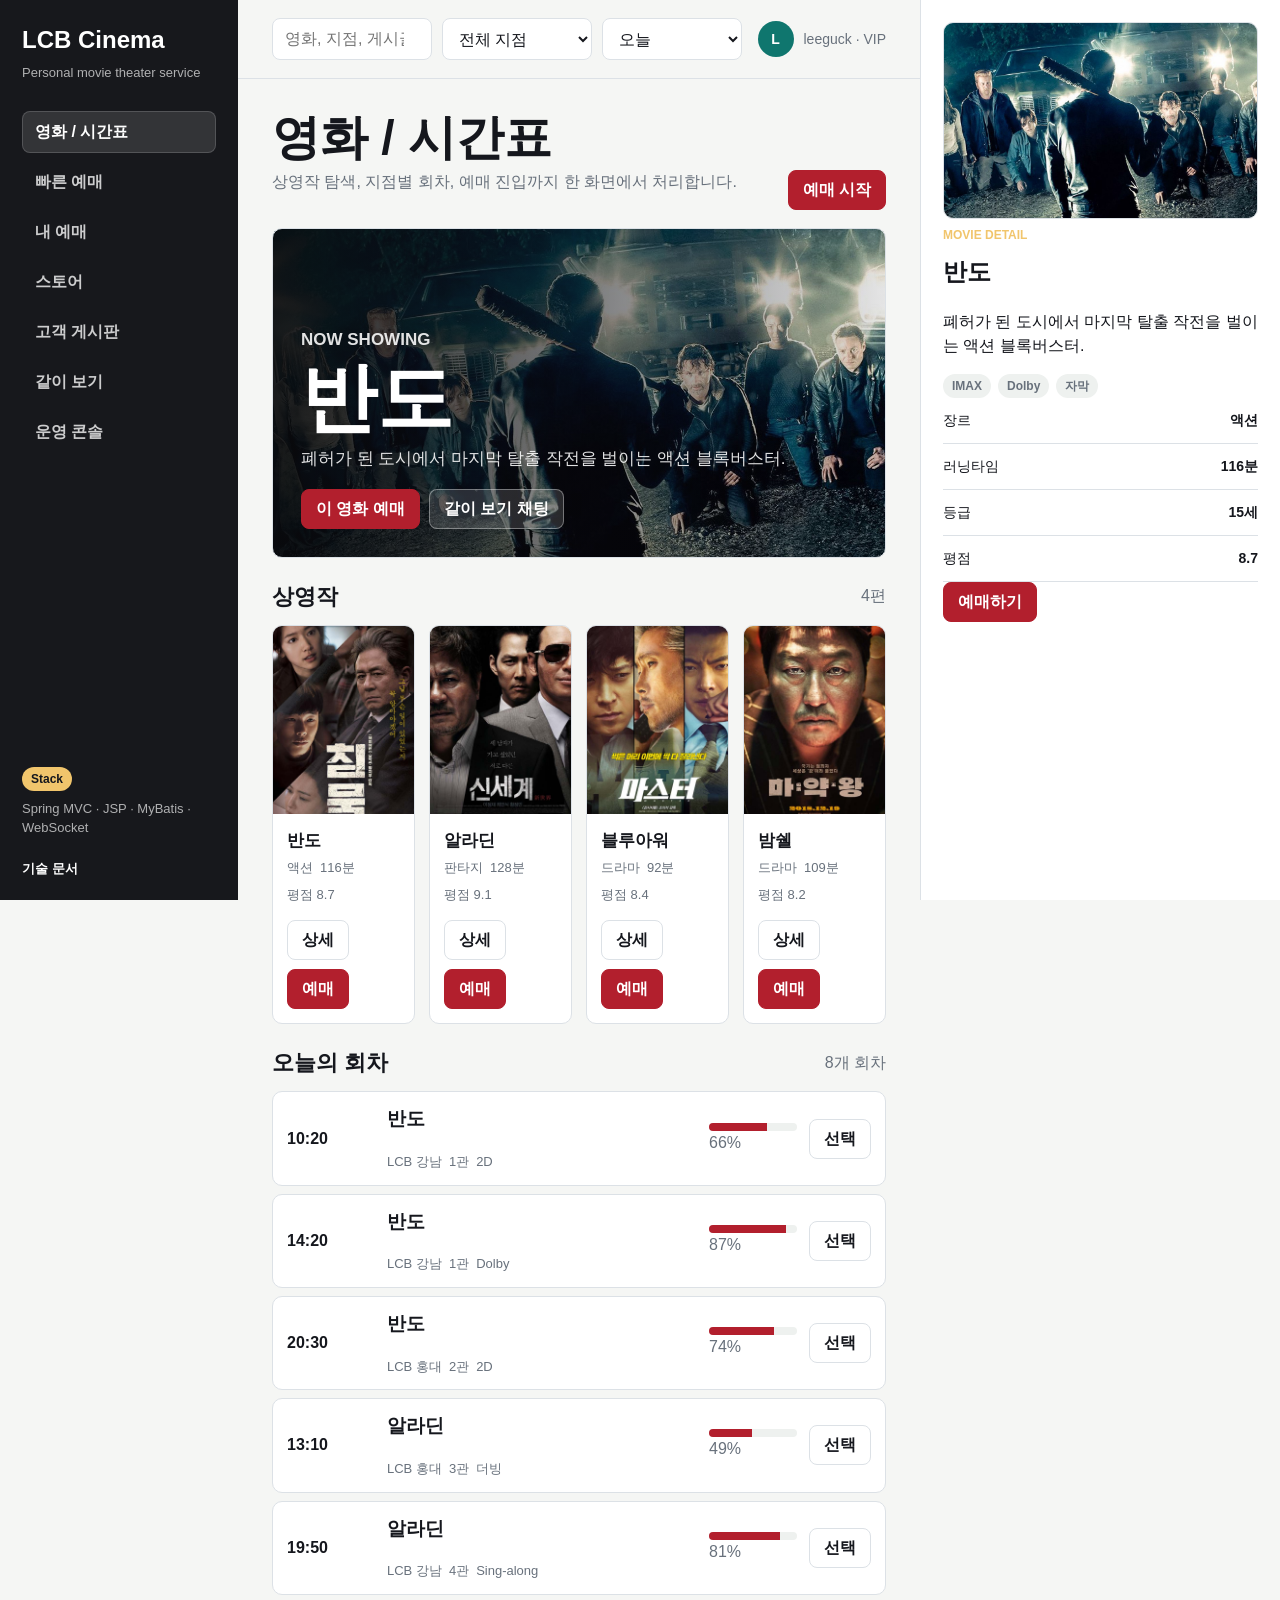
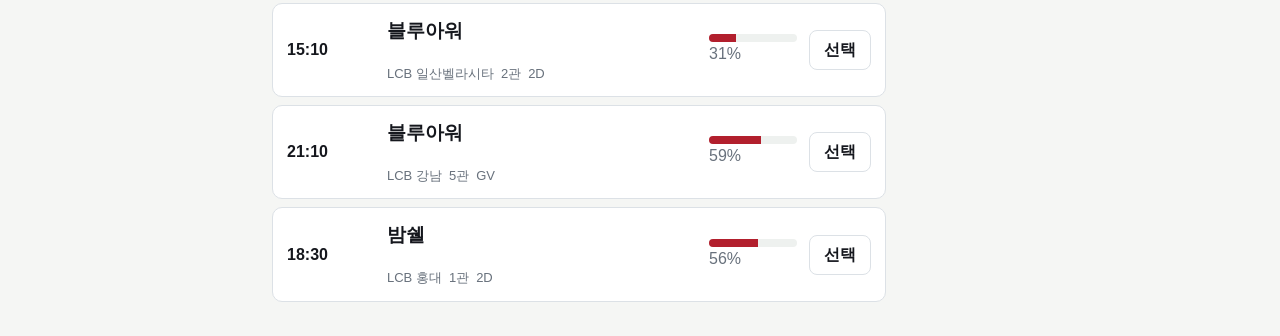
<file: index.html>
<!doctype html>
<html lang="ko">
<head>
  <meta charset="utf-8">
  <meta name="viewport" content="width=device-width, initial-scale=1">
  <title>LCB Cinema</title>
  <link rel="icon" href="favicon.ico">
  <link rel="stylesheet" href="portfolio/app.css">
</head>
<body>
  <div class="app-shell">
    <aside class="sidebar">
      <a class="brand" href="#catalog" aria-label="LCB Cinema home">
        <strong>LCB Cinema</strong>
        <span>Personal movie theater service</span>
      </a>

      <nav class="nav" aria-label="LCB Cinema sections">
        <a href="#catalog" data-route="catalog">영화 / 시간표</a>
        <a href="#booking" data-route="booking">빠른 예매</a>
        <a href="#tickets" data-route="tickets">내 예매</a>
        <a href="#store" data-route="store">스토어</a>
        <a href="#community" data-route="community">고객 게시판</a>
        <a href="#watch" data-route="watch">같이 보기</a>
        <a href="#ops" data-route="ops">운영 콘솔</a>
      </nav>

      <div class="stack small">
        <span class="label">Stack</span>
        <p>Spring MVC · JSP · MyBatis · WebSocket</p>
        <a class="text-link" href="docs/">기술 문서</a>
      </div>
    </aside>

    <section class="workspace">
      <header class="topbar">
        <div class="search">
          <input id="searchInput" type="search" placeholder="영화, 지점, 게시글 검색">
          <select id="branchInput" aria-label="지점">
            <option value="all">전체 지점</option>
            <option value="gangnam">LCB 강남</option>
            <option value="hongdae">LCB 홍대</option>
            <option value="ilsan">LCB 일산벨라시타</option>
          </select>
          <select id="dayInput" aria-label="상영일">
            <option value="today">오늘</option>
            <option value="tomorrow">내일</option>
            <option value="weekend">이번 주말</option>
          </select>
        </div>
        <div class="user-chip">
          <span class="avatar">L</span>
          <span>leeguck · VIP</span>
        </div>
      </header>

      <main id="view" class="view" tabindex="-1"></main>
    </section>

    <aside id="inspector" class="inspector" aria-label="상세 패널"></aside>
  </div>

  <div id="toast" class="toast" role="status" aria-live="polite"></div>
  <script src="portfolio/app.js"></script>
</body>
</html>
</file>
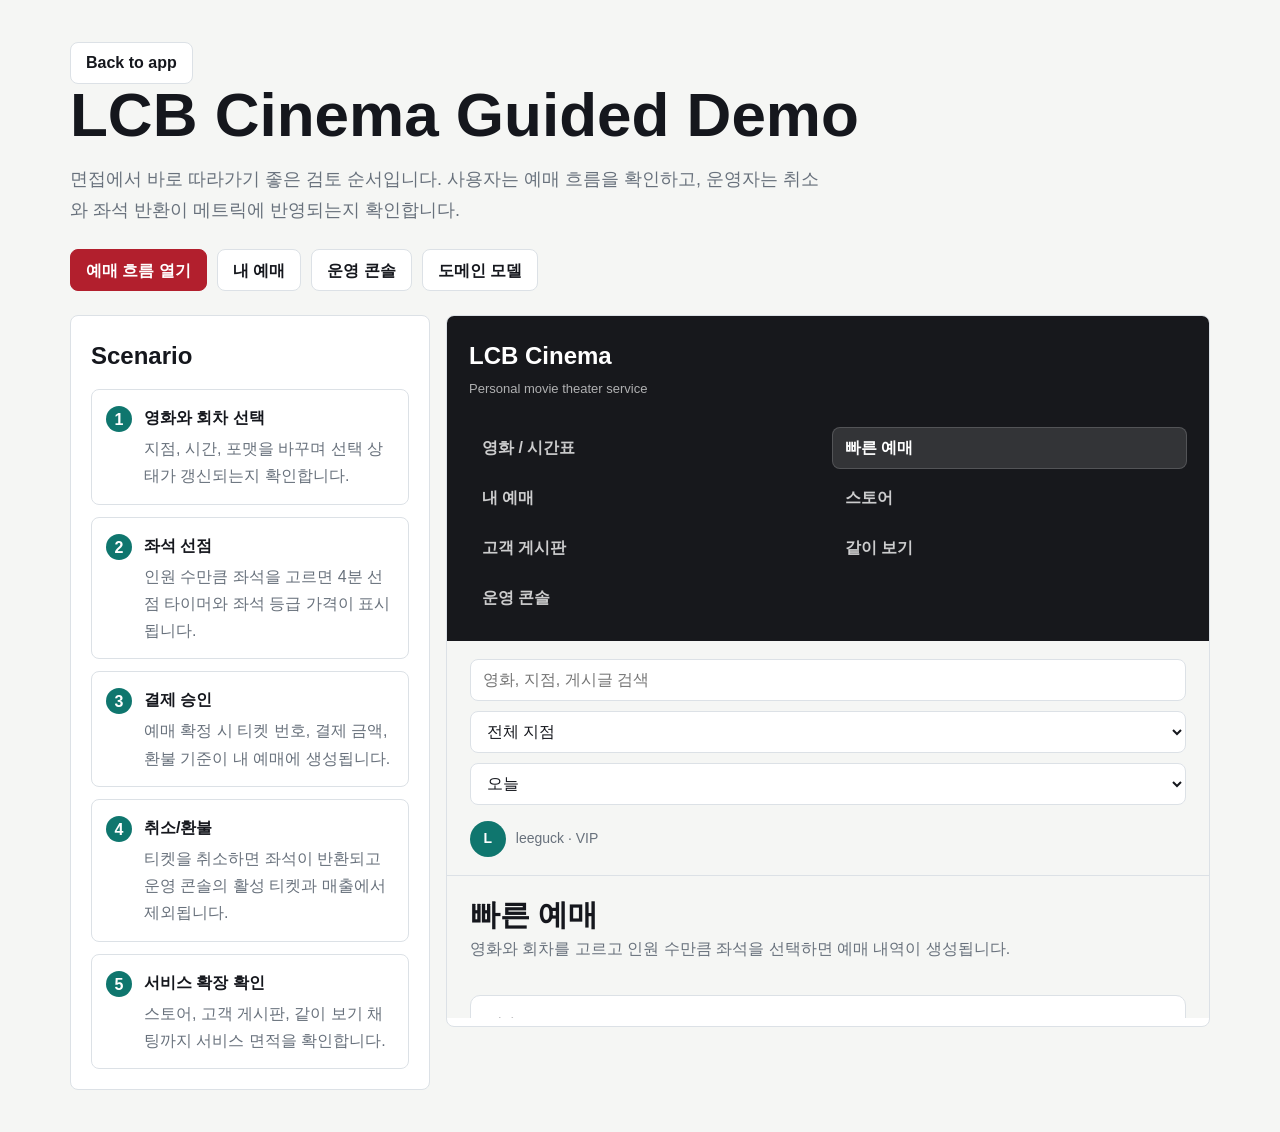
<file: demo/index.html>
<!doctype html>
<html lang="ko">
<head>
  <meta charset="utf-8">
  <meta name="viewport" content="width=device-width, initial-scale=1">
  <title>LCB Cinema Guided Demo</title>
  <link rel="icon" href="../favicon.ico">
  <style>
    :root { --ink: #15171d; --muted: #68717c; --line: #dce1e6; --paper: #f5f6f4; --red: #b21f2d; --teal: #0f766e; }
    * { box-sizing: border-box; }
    body { margin: 0; font-family: Arial, "Noto Sans KR", sans-serif; color: var(--ink); background: var(--paper); line-height: 1.7; }
    main { max-width: 1180px; margin: 0 auto; padding: 42px 20px; }
    a { color: inherit; text-decoration: none; }
    h1 { margin: 0 0 12px; font-size: clamp(34px, 6vw, 62px); line-height: 1; letter-spacing: 0; }
    h2 { margin: 0 0 12px; letter-spacing: 0; }
    .lead { max-width: 760px; color: var(--muted); font-size: 18px; }
    .actions { display: flex; flex-wrap: wrap; gap: 10px; margin: 24px 0; }
    .btn { min-height: 42px; display: inline-flex; align-items: center; padding: 0 15px; border: 1px solid var(--line); border-radius: 8px; background: #fff; font-weight: 900; }
    .btn.primary { color: #fff; border-color: var(--red); background: var(--red); }
    .layout { display: grid; grid-template-columns: 360px minmax(0, 1fr); gap: 16px; align-items: start; }
    .panel { border: 1px solid var(--line); border-radius: 8px; background: #fff; overflow: hidden; }
    .panel.pad { padding: 20px; }
    .steps { display: grid; gap: 12px; counter-reset: step; }
    .step { position: relative; padding: 14px 14px 14px 52px; border: 1px solid var(--line); border-radius: 8px; background: #fff; }
    .step::before { counter-increment: step; content: counter(step); position: absolute; left: 14px; top: 16px; width: 26px; height: 26px; display: grid; place-items: center; border-radius: 50%; color: #fff; background: var(--teal); font-weight: 900; }
    .step strong { display: block; margin-bottom: 4px; }
    .step span { color: var(--muted); }
    iframe { width: 100%; height: min(780px, 78vh); border: 0; background: #fff; }
    @media (max-width: 920px) { .layout { grid-template-columns: 1fr; } iframe { height: 680px; } }
  </style>
</head>
<body>
  <main>
    <a class="btn" href="../">Back to app</a>
    <h1>LCB Cinema Guided Demo</h1>
    <p class="lead">면접에서 바로 따라가기 좋은 검토 순서입니다. 사용자는 예매 흐름을 확인하고, 운영자는 취소와 좌석 반환이 메트릭에 반영되는지 확인합니다.</p>
    <div class="actions">
      <a class="btn primary" href="../#booking">예매 흐름 열기</a>
      <a class="btn" href="../#tickets">내 예매</a>
      <a class="btn" href="../#ops">운영 콘솔</a>
      <a class="btn" href="../docs/domain.html">도메인 모델</a>
    </div>

    <section class="layout">
      <aside class="panel pad">
        <h2>Scenario</h2>
        <div class="steps">
          <div class="step"><strong>영화와 회차 선택</strong><span>지점, 시간, 포맷을 바꾸며 선택 상태가 갱신되는지 확인합니다.</span></div>
          <div class="step"><strong>좌석 선점</strong><span>인원 수만큼 좌석을 고르면 4분 선점 타이머와 좌석 등급 가격이 표시됩니다.</span></div>
          <div class="step"><strong>결제 승인</strong><span>예매 확정 시 티켓 번호, 결제 금액, 환불 기준이 내 예매에 생성됩니다.</span></div>
          <div class="step"><strong>취소/환불</strong><span>티켓을 취소하면 좌석이 반환되고 운영 콘솔의 활성 티켓과 매출에서 제외됩니다.</span></div>
          <div class="step"><strong>서비스 확장 확인</strong><span>스토어, 고객 게시판, 같이 보기 채팅까지 서비스 면적을 확인합니다.</span></div>
        </div>
      </aside>
      <section class="panel">
        <iframe src="../#booking" title="LCB Cinema booking demo"></iframe>
      </section>
    </section>
  </main>
</body>
</html>
</file>
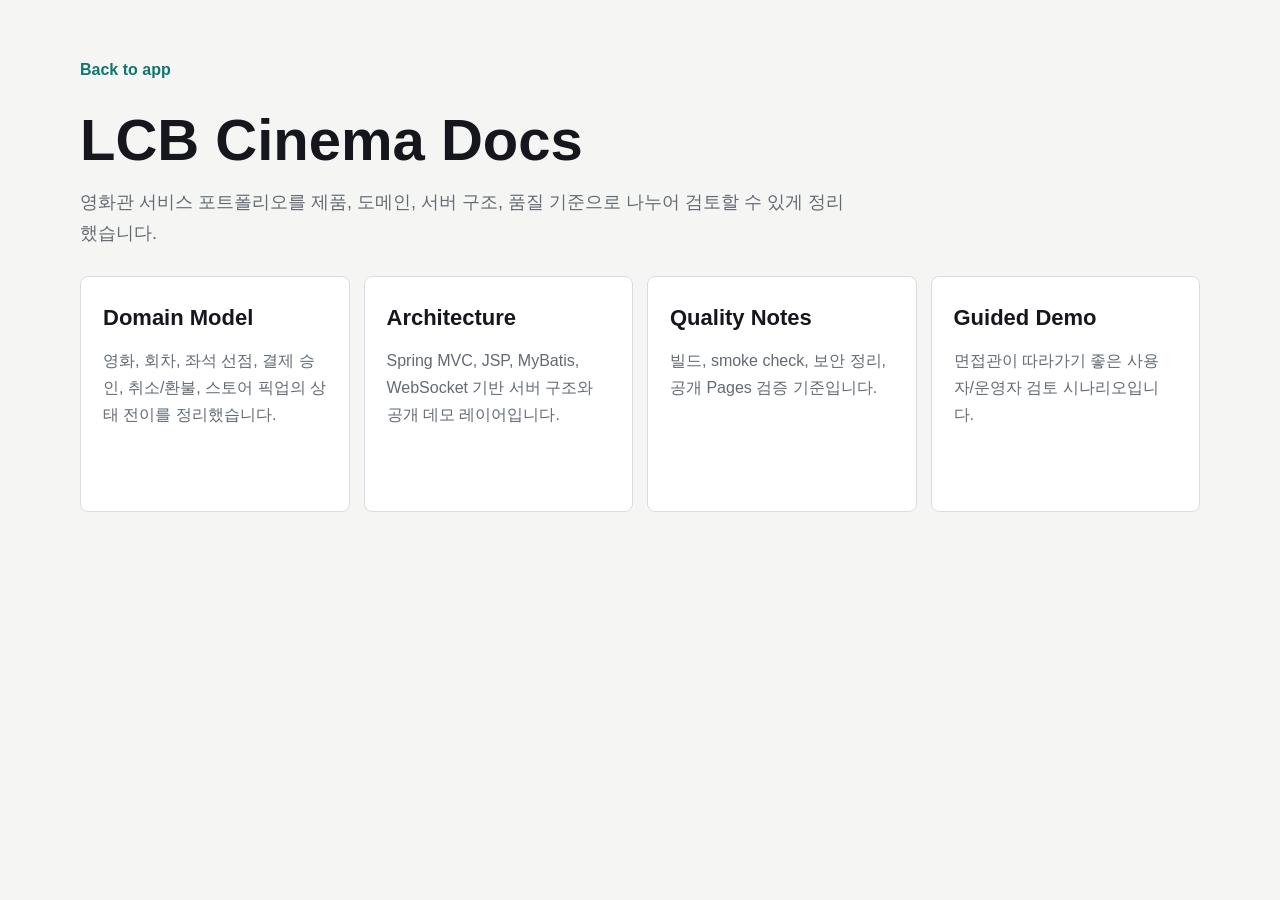
<file: docs/index.html>
<!doctype html>
<html lang="ko">
<head>
  <meta charset="utf-8">
  <meta name="viewport" content="width=device-width, initial-scale=1">
  <title>LCB Cinema Docs</title>
  <link rel="icon" href="../favicon.ico">
  <style>
    body { margin: 0; font-family: Arial, "Noto Sans KR", sans-serif; color: #15171d; background: #f5f6f4; line-height: 1.7; }
    main { max-width: 1120px; margin: 0 auto; padding: 56px 20px; }
    a { color: inherit; text-decoration: none; }
    h1 { margin: 0 0 14px; font-size: clamp(34px, 6vw, 58px); line-height: 1; letter-spacing: 0; }
    .lead { max-width: 780px; color: #626a73; font-size: 18px; }
    .grid { display: grid; grid-template-columns: repeat(4, minmax(0, 1fr)); gap: 14px; margin-top: 28px; }
    .card { min-height: 190px; padding: 22px; border: 1px solid #d9dde3; border-radius: 8px; background: #fff; }
    .card h2 { margin: 0 0 10px; font-size: 22px; letter-spacing: 0; }
    .card p { margin: 0; color: #626a73; }
    .back { display: inline-block; margin-bottom: 28px; color: #0f766e; font-weight: 800; }
    @media (max-width: 980px) { .grid { grid-template-columns: repeat(2, minmax(0, 1fr)); } }
    @media (max-width: 640px) { .grid { grid-template-columns: 1fr; } }
  </style>
</head>
<body>
  <main>
    <a class="back" href="../">Back to app</a>
    <h1>LCB Cinema Docs</h1>
    <p class="lead">영화관 서비스 포트폴리오를 제품, 도메인, 서버 구조, 품질 기준으로 나누어 검토할 수 있게 정리했습니다.</p>
    <section class="grid">
      <a class="card" href="domain.html">
        <h2>Domain Model</h2>
        <p>영화, 회차, 좌석 선점, 결제 승인, 취소/환불, 스토어 픽업의 상태 전이를 정리했습니다.</p>
      </a>
      <a class="card" href="architecture.html">
        <h2>Architecture</h2>
        <p>Spring MVC, JSP, MyBatis, WebSocket 기반 서버 구조와 공개 데모 레이어입니다.</p>
      </a>
      <a class="card" href="quality.html">
        <h2>Quality Notes</h2>
        <p>빌드, smoke check, 보안 정리, 공개 Pages 검증 기준입니다.</p>
      </a>
      <a class="card" href="../demo/">
        <h2>Guided Demo</h2>
        <p>면접관이 따라가기 좋은 사용자/운영자 검토 시나리오입니다.</p>
      </a>
    </section>
  </main>
</body>
</html>
</file>
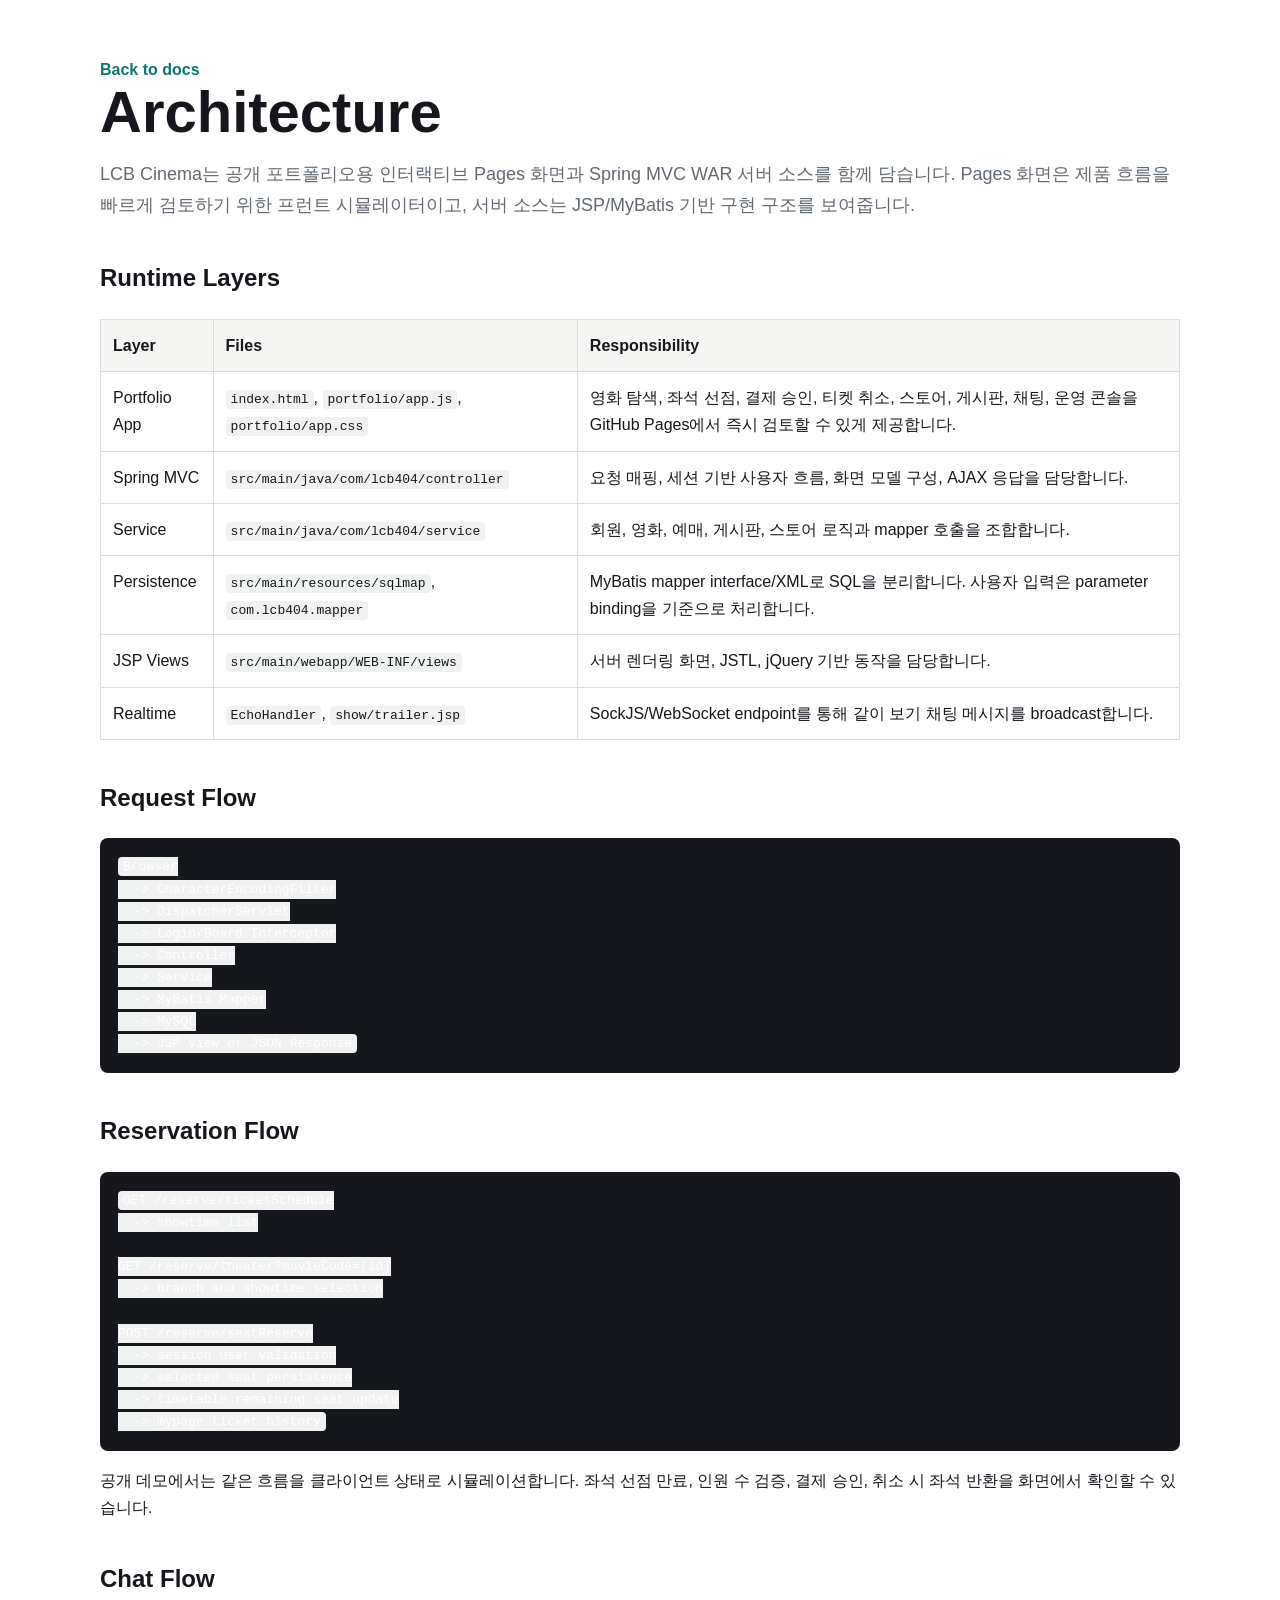
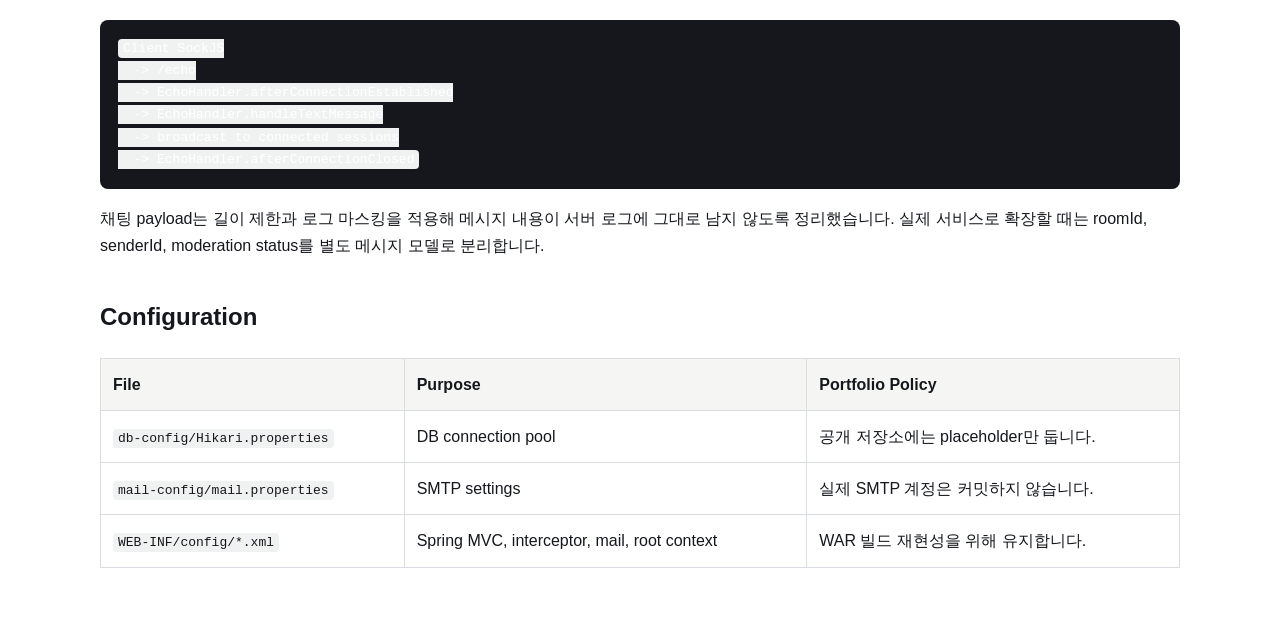
<file: docs/architecture.html>
<!doctype html>
<html lang="ko">
<head>
  <meta charset="utf-8">
  <meta name="viewport" content="width=device-width, initial-scale=1">
  <title>LCB Cinema Architecture</title>
  <link rel="icon" href="../favicon.ico">
  <style>
    body { margin: 0; font-family: Arial, "Noto Sans KR", sans-serif; color: #15171d; background: #fff; line-height: 1.7; }
    main { max-width: 1080px; margin: 0 auto; padding: 56px 20px; }
    a { color: #0f766e; font-weight: 800; text-decoration: none; }
    h1 { margin: 0 0 18px; font-size: clamp(34px, 6vw, 58px); line-height: 1; letter-spacing: 0; }
    h2 { margin-top: 38px; letter-spacing: 0; }
    table { width: 100%; border-collapse: collapse; margin: 18px 0; }
    th, td { border: 1px solid #d9dde3; padding: 12px; text-align: left; vertical-align: top; }
    th { background: #f5f6f4; }
    code { background: #f0f2f1; padding: 2px 5px; border-radius: 4px; }
    pre { overflow-x: auto; background: #15171d; color: #fff; padding: 18px; border-radius: 8px; }
    .lead { color: #626a73; font-size: 18px; }
  </style>
</head>
<body>
  <main>
    <a href="./">Back to docs</a>
    <h1>Architecture</h1>
    <p class="lead">LCB Cinema는 공개 포트폴리오용 인터랙티브 Pages 화면과 Spring MVC WAR 서버 소스를 함께 담습니다. Pages 화면은 제품 흐름을 빠르게 검토하기 위한 프런트 시뮬레이터이고, 서버 소스는 JSP/MyBatis 기반 구현 구조를 보여줍니다.</p>

    <h2>Runtime Layers</h2>
    <table>
      <thead>
        <tr><th>Layer</th><th>Files</th><th>Responsibility</th></tr>
      </thead>
      <tbody>
        <tr><td>Portfolio App</td><td><code>index.html</code>, <code>portfolio/app.js</code>, <code>portfolio/app.css</code></td><td>영화 탐색, 좌석 선점, 결제 승인, 티켓 취소, 스토어, 게시판, 채팅, 운영 콘솔을 GitHub Pages에서 즉시 검토할 수 있게 제공합니다.</td></tr>
        <tr><td>Spring MVC</td><td><code>src/main/java/com/lcb404/controller</code></td><td>요청 매핑, 세션 기반 사용자 흐름, 화면 모델 구성, AJAX 응답을 담당합니다.</td></tr>
        <tr><td>Service</td><td><code>src/main/java/com/lcb404/service</code></td><td>회원, 영화, 예매, 게시판, 스토어 로직과 mapper 호출을 조합합니다.</td></tr>
        <tr><td>Persistence</td><td><code>src/main/resources/sqlmap</code>, <code>com.lcb404.mapper</code></td><td>MyBatis mapper interface/XML로 SQL을 분리합니다. 사용자 입력은 parameter binding을 기준으로 처리합니다.</td></tr>
        <tr><td>JSP Views</td><td><code>src/main/webapp/WEB-INF/views</code></td><td>서버 렌더링 화면, JSTL, jQuery 기반 동작을 담당합니다.</td></tr>
        <tr><td>Realtime</td><td><code>EchoHandler</code>, <code>show/trailer.jsp</code></td><td>SockJS/WebSocket endpoint를 통해 같이 보기 채팅 메시지를 broadcast합니다.</td></tr>
      </tbody>
    </table>

    <h2>Request Flow</h2>
    <pre><code>Browser
  -> CharacterEncodingFilter
  -> DispatcherServlet
  -> Login/Board Interceptor
  -> Controller
  -> Service
  -> MyBatis Mapper
  -> MySQL
  -> JSP View or JSON Response</code></pre>

    <h2>Reservation Flow</h2>
    <pre><code>GET /reserve/ticketSchedule
  -> showtime list

GET /reserve/theater?movieCode={id}
  -> branch and showtime selection

POST /reserve/seatReserve
  -> session user validation
  -> selected seat persistence
  -> timetable remaining seat update
  -> mypage ticket history</code></pre>
    <p>공개 데모에서는 같은 흐름을 클라이언트 상태로 시뮬레이션합니다. 좌석 선점 만료, 인원 수 검증, 결제 승인, 취소 시 좌석 반환을 화면에서 확인할 수 있습니다.</p>

    <h2>Chat Flow</h2>
    <pre><code>Client SockJS
  -> /echo
  -> EchoHandler.afterConnectionEstablished
  -> EchoHandler.handleTextMessage
  -> broadcast to connected sessions
  -> EchoHandler.afterConnectionClosed</code></pre>
    <p>채팅 payload는 길이 제한과 로그 마스킹을 적용해 메시지 내용이 서버 로그에 그대로 남지 않도록 정리했습니다. 실제 서비스로 확장할 때는 roomId, senderId, moderation status를 별도 메시지 모델로 분리합니다.</p>

    <h2>Configuration</h2>
    <table>
      <thead>
        <tr><th>File</th><th>Purpose</th><th>Portfolio Policy</th></tr>
      </thead>
      <tbody>
        <tr><td><code>db-config/Hikari.properties</code></td><td>DB connection pool</td><td>공개 저장소에는 placeholder만 둡니다.</td></tr>
        <tr><td><code>mail-config/mail.properties</code></td><td>SMTP settings</td><td>실제 SMTP 계정은 커밋하지 않습니다.</td></tr>
        <tr><td><code>WEB-INF/config/*.xml</code></td><td>Spring MVC, interceptor, mail, root context</td><td>WAR 빌드 재현성을 위해 유지합니다.</td></tr>
      </tbody>
    </table>
  </main>
</body>
</html>
</file>
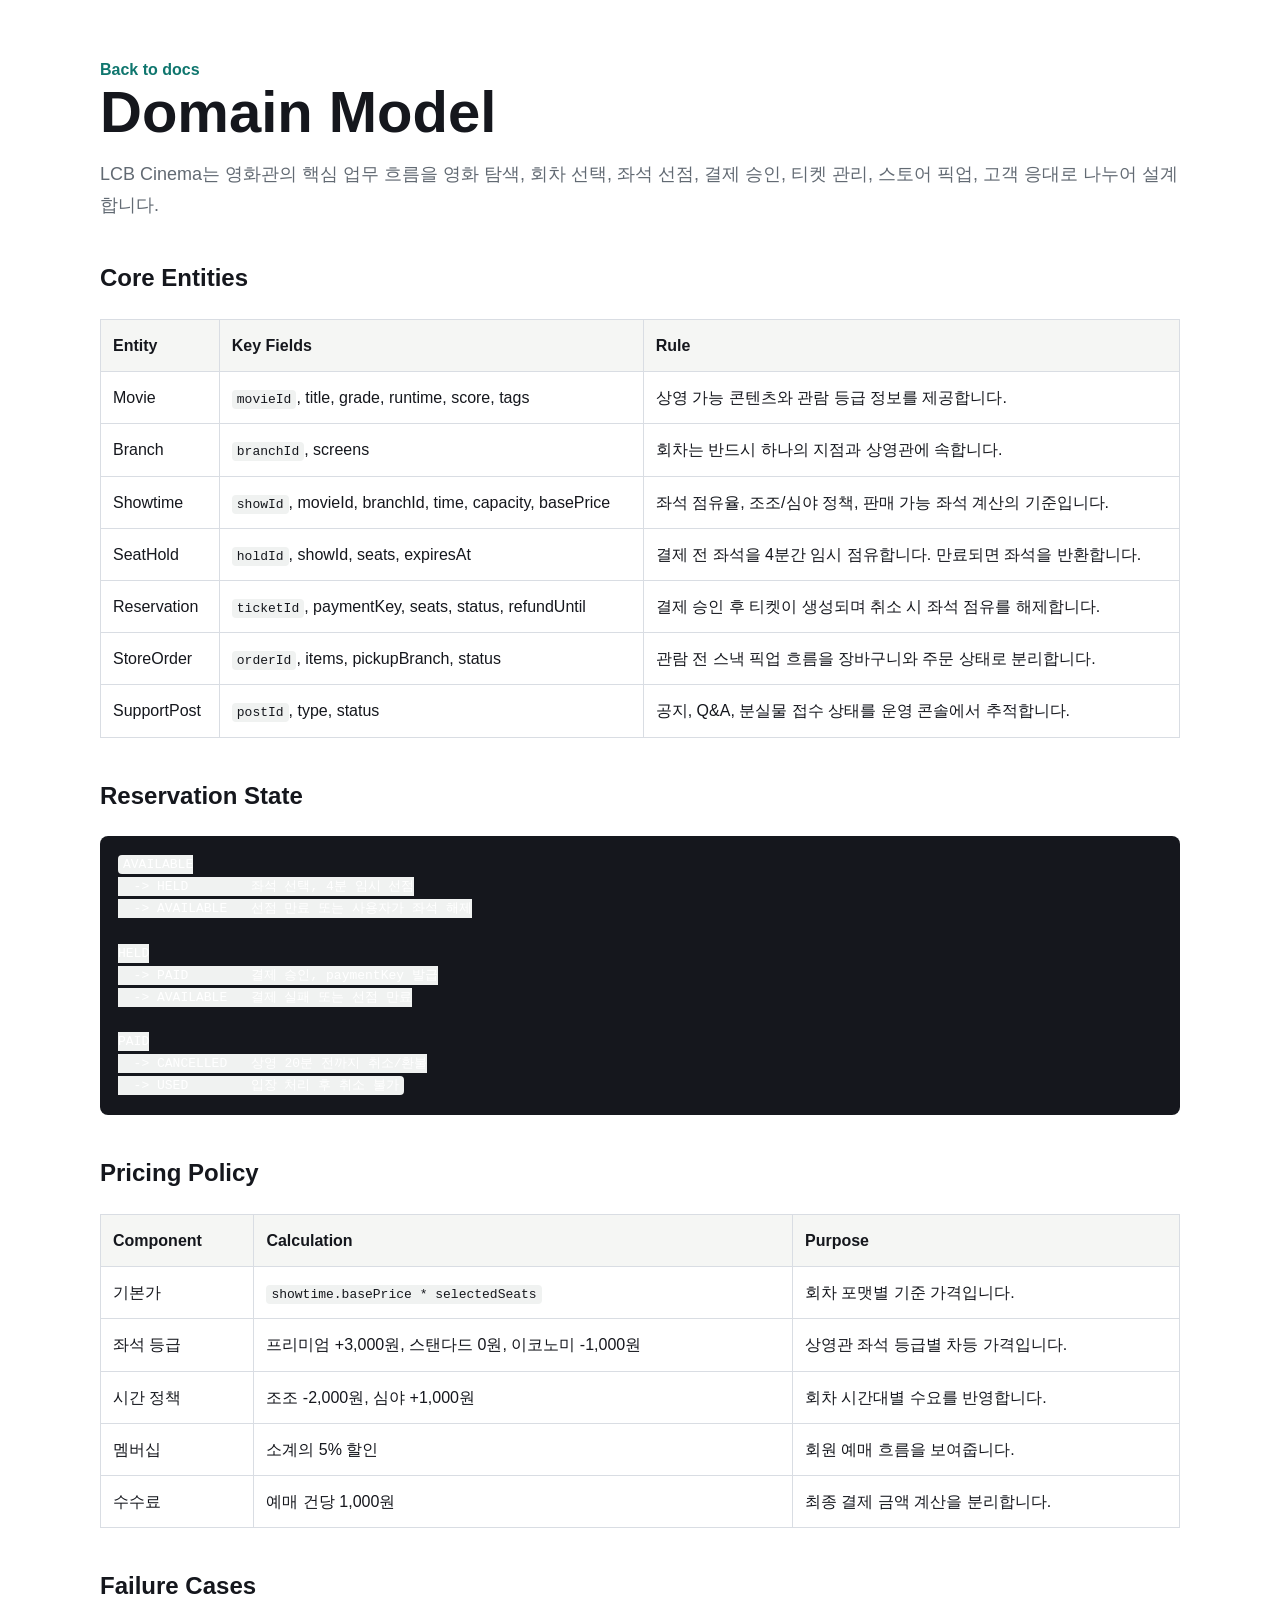
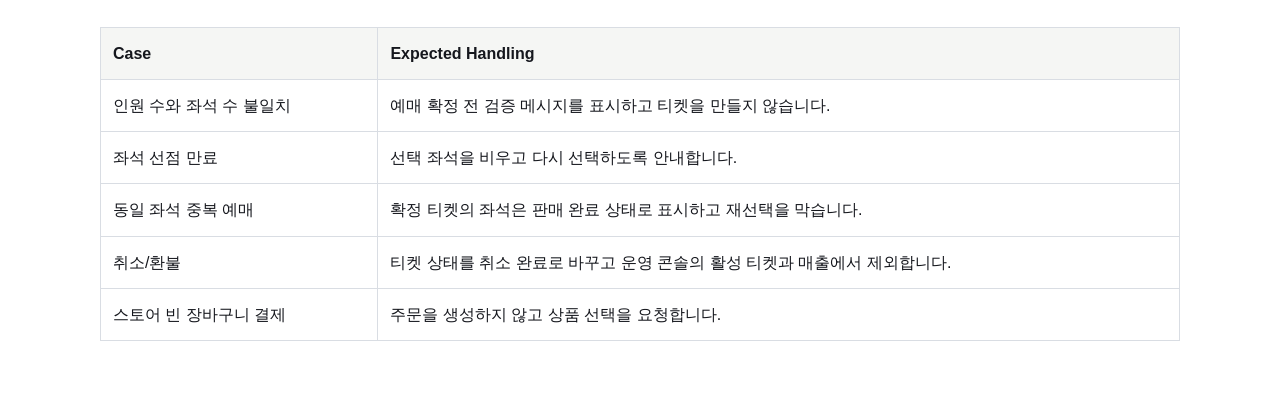
<file: docs/domain.html>
<!doctype html>
<html lang="ko">
<head>
  <meta charset="utf-8">
  <meta name="viewport" content="width=device-width, initial-scale=1">
  <title>LCB Cinema Domain Model</title>
  <link rel="icon" href="../favicon.ico">
  <style>
    body { margin: 0; font-family: Arial, "Noto Sans KR", sans-serif; color: #15171d; background: #fff; line-height: 1.7; }
    main { max-width: 1080px; margin: 0 auto; padding: 56px 20px; }
    a { color: #0f766e; font-weight: 800; text-decoration: none; }
    h1 { margin: 0 0 18px; font-size: clamp(34px, 6vw, 58px); line-height: 1; letter-spacing: 0; }
    h2 { margin-top: 38px; letter-spacing: 0; }
    table { width: 100%; border-collapse: collapse; margin: 18px 0; }
    th, td { border: 1px solid #d9dde3; padding: 12px; text-align: left; vertical-align: top; }
    th { background: #f5f6f4; }
    code { background: #f0f2f1; padding: 2px 5px; border-radius: 4px; }
    pre { overflow-x: auto; background: #15171d; color: #fff; padding: 18px; border-radius: 8px; }
    .lead { color: #626a73; font-size: 18px; }
  </style>
</head>
<body>
  <main>
    <a href="./">Back to docs</a>
    <h1>Domain Model</h1>
    <p class="lead">LCB Cinema는 영화관의 핵심 업무 흐름을 영화 탐색, 회차 선택, 좌석 선점, 결제 승인, 티켓 관리, 스토어 픽업, 고객 응대로 나누어 설계합니다.</p>

    <h2>Core Entities</h2>
    <table>
      <thead>
        <tr><th>Entity</th><th>Key Fields</th><th>Rule</th></tr>
      </thead>
      <tbody>
        <tr><td>Movie</td><td><code>movieId</code>, title, grade, runtime, score, tags</td><td>상영 가능 콘텐츠와 관람 등급 정보를 제공합니다.</td></tr>
        <tr><td>Branch</td><td><code>branchId</code>, screens</td><td>회차는 반드시 하나의 지점과 상영관에 속합니다.</td></tr>
        <tr><td>Showtime</td><td><code>showId</code>, movieId, branchId, time, capacity, basePrice</td><td>좌석 점유율, 조조/심야 정책, 판매 가능 좌석 계산의 기준입니다.</td></tr>
        <tr><td>SeatHold</td><td><code>holdId</code>, showId, seats, expiresAt</td><td>결제 전 좌석을 4분간 임시 점유합니다. 만료되면 좌석을 반환합니다.</td></tr>
        <tr><td>Reservation</td><td><code>ticketId</code>, paymentKey, seats, status, refundUntil</td><td>결제 승인 후 티켓이 생성되며 취소 시 좌석 점유를 해제합니다.</td></tr>
        <tr><td>StoreOrder</td><td><code>orderId</code>, items, pickupBranch, status</td><td>관람 전 스낵 픽업 흐름을 장바구니와 주문 상태로 분리합니다.</td></tr>
        <tr><td>SupportPost</td><td><code>postId</code>, type, status</td><td>공지, Q&A, 분실물 접수 상태를 운영 콘솔에서 추적합니다.</td></tr>
      </tbody>
    </table>

    <h2>Reservation State</h2>
    <pre><code>AVAILABLE
  -> HELD        좌석 선택, 4분 임시 선점
  -> AVAILABLE   선점 만료 또는 사용자가 좌석 해제

HELD
  -> PAID        결제 승인, paymentKey 발급
  -> AVAILABLE   결제 실패 또는 선점 만료

PAID
  -> CANCELLED   상영 20분 전까지 취소/환불
  -> USED        입장 처리 후 취소 불가</code></pre>

    <h2>Pricing Policy</h2>
    <table>
      <thead>
        <tr><th>Component</th><th>Calculation</th><th>Purpose</th></tr>
      </thead>
      <tbody>
        <tr><td>기본가</td><td><code>showtime.basePrice * selectedSeats</code></td><td>회차 포맷별 기준 가격입니다.</td></tr>
        <tr><td>좌석 등급</td><td>프리미엄 +3,000원, 스탠다드 0원, 이코노미 -1,000원</td><td>상영관 좌석 등급별 차등 가격입니다.</td></tr>
        <tr><td>시간 정책</td><td>조조 -2,000원, 심야 +1,000원</td><td>회차 시간대별 수요를 반영합니다.</td></tr>
        <tr><td>멤버십</td><td>소계의 5% 할인</td><td>회원 예매 흐름을 보여줍니다.</td></tr>
        <tr><td>수수료</td><td>예매 건당 1,000원</td><td>최종 결제 금액 계산을 분리합니다.</td></tr>
      </tbody>
    </table>

    <h2>Failure Cases</h2>
    <table>
      <thead>
        <tr><th>Case</th><th>Expected Handling</th></tr>
      </thead>
      <tbody>
        <tr><td>인원 수와 좌석 수 불일치</td><td>예매 확정 전 검증 메시지를 표시하고 티켓을 만들지 않습니다.</td></tr>
        <tr><td>좌석 선점 만료</td><td>선택 좌석을 비우고 다시 선택하도록 안내합니다.</td></tr>
        <tr><td>동일 좌석 중복 예매</td><td>확정 티켓의 좌석은 판매 완료 상태로 표시하고 재선택을 막습니다.</td></tr>
        <tr><td>취소/환불</td><td>티켓 상태를 취소 완료로 바꾸고 운영 콘솔의 활성 티켓과 매출에서 제외합니다.</td></tr>
        <tr><td>스토어 빈 장바구니 결제</td><td>주문을 생성하지 않고 상품 선택을 요청합니다.</td></tr>
      </tbody>
    </table>
  </main>
</body>
</html>
</file>
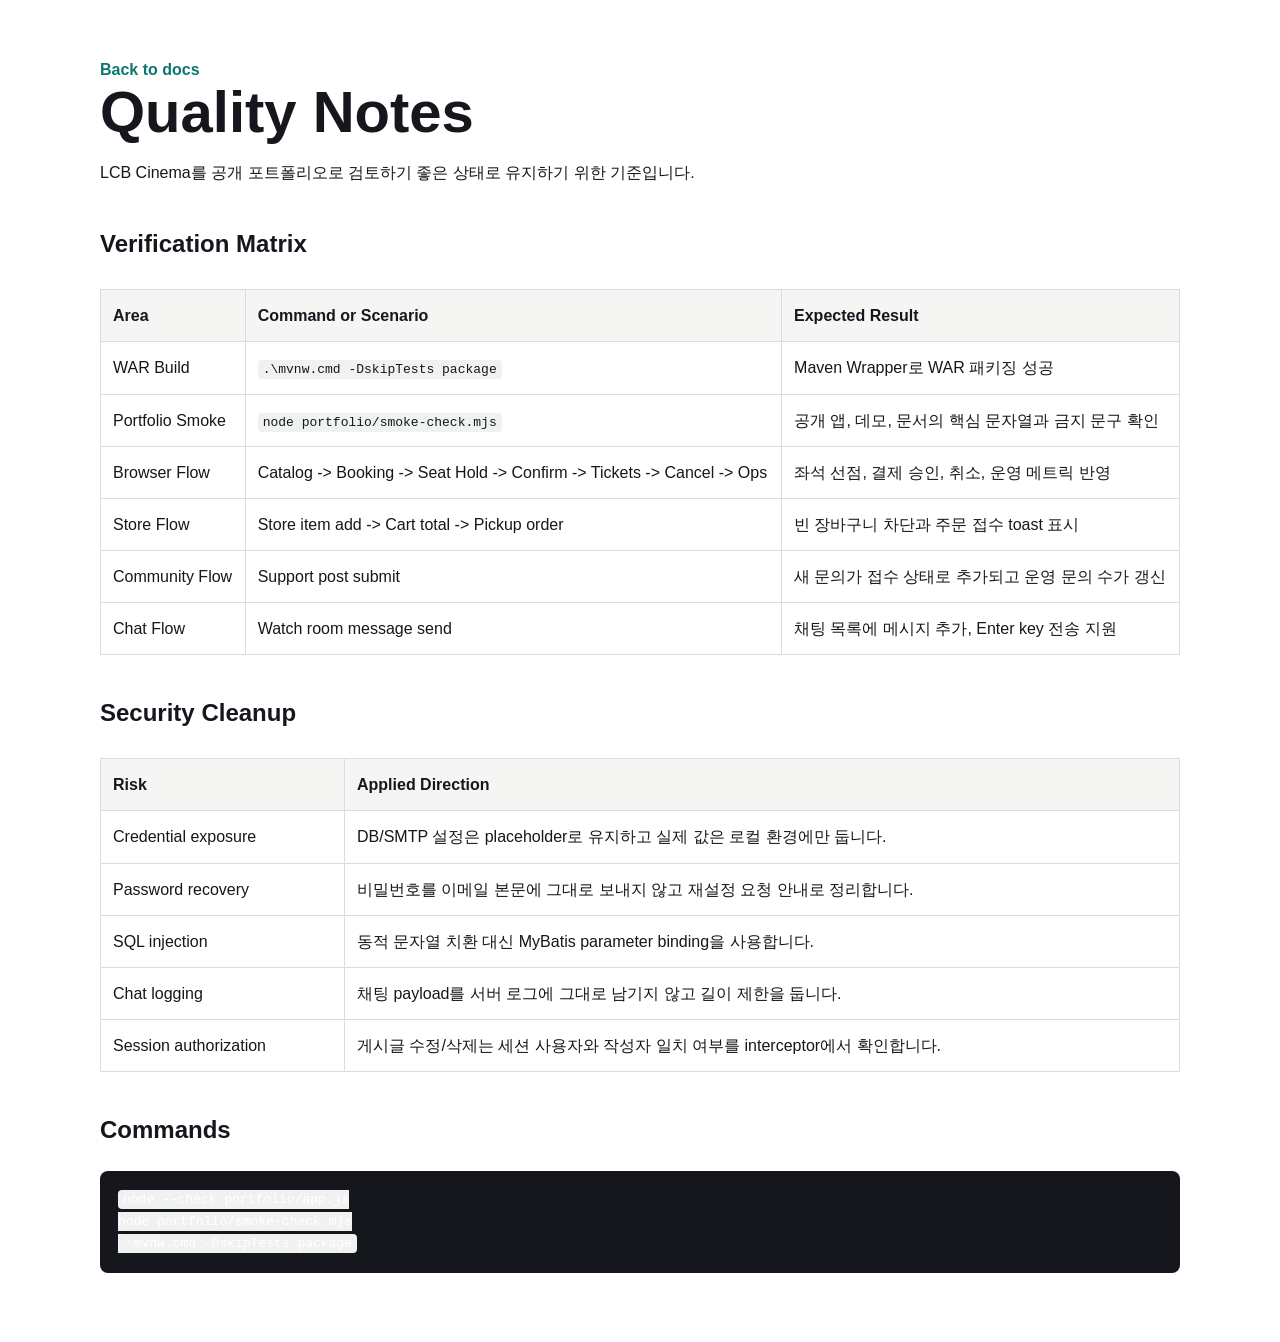
<file: docs/quality.html>
<!doctype html>
<html lang="ko">
<head>
  <meta charset="utf-8">
  <meta name="viewport" content="width=device-width, initial-scale=1">
  <title>LCB Cinema Quality Notes</title>
  <link rel="icon" href="../favicon.ico">
  <style>
    body { margin: 0; font-family: Arial, "Noto Sans KR", sans-serif; color: #15171d; background: #fff; line-height: 1.7; }
    main { max-width: 1080px; margin: 0 auto; padding: 56px 20px; }
    a { color: #0f766e; font-weight: 800; text-decoration: none; }
    h1 { margin: 0 0 18px; font-size: clamp(34px, 6vw, 58px); line-height: 1; letter-spacing: 0; }
    h2 { margin-top: 38px; letter-spacing: 0; }
    table { width: 100%; border-collapse: collapse; margin: 24px 0; }
    th, td { border: 1px solid #d9dde3; padding: 12px; text-align: left; vertical-align: top; }
    th { background: #f5f6f4; }
    code { background: #f0f2f1; padding: 2px 5px; border-radius: 4px; }
    pre { overflow-x: auto; background: #15171d; color: #fff; padding: 18px; border-radius: 8px; }
  </style>
</head>
<body>
  <main>
    <a href="./">Back to docs</a>
    <h1>Quality Notes</h1>
    <p>LCB Cinema를 공개 포트폴리오로 검토하기 좋은 상태로 유지하기 위한 기준입니다.</p>

    <h2>Verification Matrix</h2>
    <table>
      <thead>
        <tr><th>Area</th><th>Command or Scenario</th><th>Expected Result</th></tr>
      </thead>
      <tbody>
        <tr><td>WAR Build</td><td><code>.\mvnw.cmd -DskipTests package</code></td><td>Maven Wrapper로 WAR 패키징 성공</td></tr>
        <tr><td>Portfolio Smoke</td><td><code>node portfolio/smoke-check.mjs</code></td><td>공개 앱, 데모, 문서의 핵심 문자열과 금지 문구 확인</td></tr>
        <tr><td>Browser Flow</td><td>Catalog -> Booking -> Seat Hold -> Confirm -> Tickets -> Cancel -> Ops</td><td>좌석 선점, 결제 승인, 취소, 운영 메트릭 반영</td></tr>
        <tr><td>Store Flow</td><td>Store item add -> Cart total -> Pickup order</td><td>빈 장바구니 차단과 주문 접수 toast 표시</td></tr>
        <tr><td>Community Flow</td><td>Support post submit</td><td>새 문의가 접수 상태로 추가되고 운영 문의 수가 갱신</td></tr>
        <tr><td>Chat Flow</td><td>Watch room message send</td><td>채팅 목록에 메시지 추가, Enter key 전송 지원</td></tr>
      </tbody>
    </table>

    <h2>Security Cleanup</h2>
    <table>
      <thead>
        <tr><th>Risk</th><th>Applied Direction</th></tr>
      </thead>
      <tbody>
        <tr><td>Credential exposure</td><td>DB/SMTP 설정은 placeholder로 유지하고 실제 값은 로컬 환경에만 둡니다.</td></tr>
        <tr><td>Password recovery</td><td>비밀번호를 이메일 본문에 그대로 보내지 않고 재설정 요청 안내로 정리합니다.</td></tr>
        <tr><td>SQL injection</td><td>동적 문자열 치환 대신 MyBatis parameter binding을 사용합니다.</td></tr>
        <tr><td>Chat logging</td><td>채팅 payload를 서버 로그에 그대로 남기지 않고 길이 제한을 둡니다.</td></tr>
        <tr><td>Session authorization</td><td>게시글 수정/삭제는 세션 사용자와 작성자 일치 여부를 interceptor에서 확인합니다.</td></tr>
      </tbody>
    </table>

    <h2>Commands</h2>
    <pre><code>node --check portfolio/app.js
node portfolio/smoke-check.mjs
.\mvnw.cmd -DskipTests package</code></pre>
  </main>
</body>
</html>
</file>
<file: portfolio/app.css>
:root {
  color-scheme: light;
  --ink: #15171d;
  --muted: #68717c;
  --line: #dce1e6;
  --paper: #f5f6f4;
  --panel: #ffffff;
  --panel-2: #eef1ef;
  --nav: #17181c;
  --red: #b21f2d;
  --red-2: #8f1723;
  --teal: #0f766e;
  --blue: #315a86;
  --gold: #b98221;
  --green: #2f7d45;
  --shadow: 0 18px 42px rgba(21, 23, 29, .12);
}

* {
  box-sizing: border-box;
}

html {
  scroll-behavior: smooth;
}

body {
  margin: 0;
  font-family: Arial, "Noto Sans KR", sans-serif;
  color: var(--ink);
  background: var(--paper);
  line-height: 1.5;
}

button,
input,
select,
textarea {
  font: inherit;
}

button {
  cursor: pointer;
}

a {
  color: inherit;
  text-decoration: none;
}

p,
h1,
h2,
h3 {
  margin-top: 0;
  letter-spacing: 0;
}

.app-shell {
  min-height: 100vh;
  display: grid;
  grid-template-columns: 238px minmax(0, 1fr) 360px;
}

.sidebar {
  position: sticky;
  top: 0;
  height: 100vh;
  display: grid;
  grid-template-rows: auto 1fr auto;
  gap: 28px;
  padding: 22px;
  color: #fff;
  background: var(--nav);
}

.brand {
  display: grid;
  gap: 5px;
}

.brand strong {
  font-size: 24px;
}

.brand span,
.small {
  color: rgba(255, 255, 255, .66);
  font-size: 13px;
}

.nav {
  display: grid;
  align-content: start;
  gap: 8px;
}

.nav a {
  min-height: 42px;
  display: flex;
  align-items: center;
  padding: 0 12px;
  border: 1px solid transparent;
  border-radius: 8px;
  color: rgba(255, 255, 255, .78);
  font-weight: 800;
}

.nav a.active {
  color: #fff;
  background: rgba(255, 255, 255, .12);
  border-color: rgba(255, 255, 255, .16);
}

.stack {
  display: grid;
  gap: 8px;
}

.label {
  display: inline-flex;
  width: fit-content;
  min-height: 24px;
  align-items: center;
  padding: 0 9px;
  border-radius: 999px;
  color: var(--ink);
  background: #f1c56c;
  font-size: 12px;
  font-weight: 900;
}

.text-link {
  color: #fff;
  font-weight: 900;
}

.workspace {
  min-width: 0;
  display: grid;
  grid-template-rows: auto 1fr;
}

.topbar {
  position: sticky;
  top: 0;
  z-index: 10;
  display: grid;
  grid-template-columns: minmax(0, 1fr) auto;
  gap: 16px;
  align-items: center;
  padding: 18px clamp(18px, 3vw, 34px);
  background: rgba(245, 246, 244, .94);
  backdrop-filter: blur(14px);
  border-bottom: 1px solid var(--line);
}

.search {
  display: grid;
  grid-template-columns: minmax(160px, 1fr) 150px 140px;
  gap: 10px;
}

input,
select,
textarea {
  width: 100%;
  min-height: 42px;
  padding: 0 12px;
  border: 1px solid var(--line);
  border-radius: 8px;
  color: var(--ink);
  background: #fff;
}

textarea {
  min-height: 110px;
  padding: 12px;
  resize: vertical;
}

.user-chip {
  display: flex;
  align-items: center;
  gap: 10px;
  color: var(--muted);
  font-size: 14px;
}

.avatar {
  width: 36px;
  height: 36px;
  display: grid;
  place-items: center;
  border-radius: 50%;
  color: #fff;
  background: var(--teal);
  font-weight: 900;
}

.view {
  min-width: 0;
  padding: clamp(18px, 3vw, 34px);
}

.view-head {
  display: flex;
  justify-content: space-between;
  gap: 18px;
  align-items: end;
  margin-bottom: 18px;
}

.view-head h1 {
  margin-bottom: 6px;
  font-size: clamp(30px, 4vw, 48px);
  line-height: 1.06;
}

.muted,
.view-head p {
  color: var(--muted);
}

.grid {
  display: grid;
  gap: 14px;
}

.grid.two {
  grid-template-columns: repeat(2, minmax(0, 1fr));
}

.grid.three {
  grid-template-columns: repeat(3, minmax(0, 1fr));
}

.grid.four {
  grid-template-columns: repeat(4, minmax(0, 1fr));
}

.panel {
  border: 1px solid var(--line);
  border-radius: 10px;
  background: var(--panel);
  overflow: hidden;
}

.panel.pad {
  padding: 18px;
}

.hero-board {
  min-height: 330px;
  display: grid;
  align-items: end;
  padding: 28px;
  color: #fff;
  background:
    linear-gradient(90deg, rgba(9, 10, 13, .92), rgba(9, 10, 13, .54), rgba(9, 10, 13, .10)),
    var(--hero-image) center / cover;
}

.hero-board h2 {
  max-width: 640px;
  margin-bottom: 12px;
  font-size: clamp(38px, 6vw, 76px);
  line-height: .95;
}

.hero-board p {
  max-width: 660px;
  color: rgba(255, 255, 255, .88);
  font-size: 17px;
}

.eyebrow {
  margin: 0 0 10px;
  color: #f1c56c;
  font-size: 12px;
  font-weight: 900;
  text-transform: uppercase;
}

.actions {
  display: flex;
  flex-wrap: wrap;
  gap: 9px;
  margin-top: 16px;
}

.btn {
  min-height: 40px;
  display: inline-flex;
  align-items: center;
  justify-content: center;
  gap: 8px;
  padding: 0 14px;
  border: 1px solid var(--line);
  border-radius: 8px;
  color: var(--ink);
  background: #fff;
  font-weight: 900;
}

.btn.primary {
  color: #fff;
  border-color: var(--red);
  background: var(--red);
}

.btn.dark {
  color: #fff;
  border-color: rgba(255, 255, 255, .36);
  background: rgba(255, 255, 255, .14);
}

.btn.ghost {
  background: transparent;
}

.section-title {
  display: flex;
  align-items: center;
  justify-content: space-between;
  gap: 12px;
  margin: 22px 0 12px;
}

.section-title h2 {
  margin: 0;
  font-size: 22px;
}

.movie-card {
  display: grid;
  grid-template-rows: auto 1fr;
  border: 1px solid var(--line);
  border-radius: 10px;
  background: #fff;
  overflow: hidden;
}

.movie-card img {
  width: 100%;
  aspect-ratio: 3 / 4;
  object-fit: cover;
}

.movie-card .body,
.store-card .body {
  padding: 14px;
}

.movie-card h3,
.store-card h3,
.ticket h3,
.board-item h3 {
  margin-bottom: 5px;
  font-size: 17px;
}

.meta {
  display: flex;
  flex-wrap: wrap;
  gap: 7px;
  color: var(--muted);
  font-size: 13px;
}

.badge {
  display: inline-flex;
  min-height: 24px;
  align-items: center;
  padding: 0 9px;
  border-radius: 999px;
  color: var(--muted);
  background: var(--panel-2);
  font-size: 12px;
  font-weight: 900;
}

.badge.red {
  color: #fff;
  background: var(--red);
}

.badge.teal {
  color: #fff;
  background: var(--teal);
}

.timeline {
  display: grid;
  gap: 8px;
}

.time-row,
.ticket,
.board-item,
.task-row,
.cart-line {
  display: grid;
  gap: 12px;
  align-items: center;
  padding: 13px 14px;
  border: 1px solid var(--line);
  border-radius: 10px;
  background: #fff;
}

.time-row {
  grid-template-columns: 88px minmax(0, 1fr) 88px auto;
}

.progress {
  height: 8px;
  border-radius: 999px;
  background: var(--panel-2);
  overflow: hidden;
}

.progress span {
  display: block;
  height: 100%;
  background: var(--red);
}

.booking-layout {
  display: grid;
  grid-template-columns: 280px minmax(0, 1fr);
  gap: 16px;
  align-items: start;
}

.form-stack {
  display: grid;
  gap: 13px;
}

.field {
  display: grid;
  gap: 7px;
}

.field label {
  font-size: 13px;
  font-weight: 900;
}

.showtime-grid {
  display: grid;
  grid-template-columns: repeat(2, minmax(0, 1fr));
  gap: 8px;
}

.showtime-card {
  min-height: 78px;
  padding: 12px;
  border: 1px solid var(--line);
  border-radius: 10px;
  background: #fff;
  text-align: left;
}

.showtime-card[aria-pressed="true"] {
  color: #fff;
  border-color: var(--teal);
  background: var(--teal);
}

.policy-grid {
  display: grid;
  grid-template-columns: repeat(2, minmax(0, 1fr));
  gap: 8px;
}

.policy-grid span,
.hold-banner,
.metric-card {
  border: 1px solid var(--line);
  border-radius: 8px;
  background: var(--panel-2);
}

.policy-grid span {
  min-height: 68px;
  padding: 10px;
  color: var(--muted);
  font-size: 12px;
}

.policy-grid strong {
  color: var(--ink);
  font-size: 14px;
}

.screen {
  margin-bottom: 22px;
  padding: 14px;
  border-radius: 9px;
  color: #fff;
  text-align: center;
  background: #242936;
  box-shadow: var(--shadow);
  font-weight: 900;
}

.hold-banner {
  display: flex;
  justify-content: space-between;
  gap: 12px;
  align-items: center;
  margin-bottom: 16px;
  padding: 13px 14px;
  color: var(--muted);
}

.hold-banner.active {
  color: #fff;
  border-color: var(--teal);
  background: var(--teal);
}

.seat-map {
  display: grid;
  grid-template-columns: repeat(10, minmax(30px, 1fr));
  gap: 7px;
}

.seat {
  aspect-ratio: 1;
  border: 1px solid #c1c9d2;
  border-radius: 7px;
  color: var(--ink);
  background: #fff;
  font-size: 12px;
  font-weight: 900;
}

.seat.zone-premium {
  border-color: #d8b055;
  background: #fff8e4;
}

.seat.zone-economy {
  border-color: #b8cbd4;
  background: #edf6f8;
}

.seat[aria-pressed="true"] {
  color: #fff;
  border-color: var(--teal);
  background: var(--teal);
}

.seat:disabled {
  color: #fff;
  border-color: #8f98a3;
  background: #8f98a3;
  cursor: not-allowed;
}

.legend {
  display: flex;
  flex-wrap: wrap;
  gap: 13px;
  margin-top: 16px;
  color: var(--muted);
  font-size: 13px;
}

.dot {
  display: inline-block;
  width: 12px;
  height: 12px;
  margin-right: 5px;
  border: 1px solid var(--line);
  border-radius: 3px;
  background: #fff;
  vertical-align: -1px;
}

.dot.selected {
  border-color: var(--teal);
  background: var(--teal);
}

.dot.sold {
  border-color: #8f98a3;
  background: #8f98a3;
}

.dot.premium {
  border-color: #d8b055;
  background: #fff8e4;
}

.dot.economy {
  border-color: #b8cbd4;
  background: #edf6f8;
}

.inspector {
  position: sticky;
  top: 0;
  height: 100vh;
  overflow: auto;
  padding: 22px;
  background: #fff;
  border-left: 1px solid var(--line);
}

.inspector img {
  width: 100%;
  aspect-ratio: 16 / 10;
  object-fit: cover;
  border-radius: 10px;
  border: 1px solid var(--line);
}

.summary-row {
  display: flex;
  justify-content: space-between;
  gap: 12px;
  padding: 12px 0;
  border-bottom: 1px solid var(--line);
  font-size: 14px;
}

.summary-row strong {
  text-align: right;
}

.summary-row.total {
  color: var(--red);
  font-size: 16px;
  font-weight: 900;
}

.summary-row.compact {
  max-width: 360px;
  padding: 7px 0;
}

.price-stack {
  margin: 10px 0 14px;
}

.small-note {
  font-size: 13px;
}

.ticket {
  grid-template-columns: 82px minmax(0, 1fr) auto;
}

.ticket img {
  width: 82px;
  height: 108px;
  object-fit: cover;
  border-radius: 8px;
}

.qr {
  width: 82px;
  height: 82px;
  display: grid;
  grid-template-columns: repeat(5, 1fr);
  gap: 3px;
  padding: 6px;
  border: 1px solid var(--line);
  border-radius: 8px;
  background: #fff;
}

.qr i {
  background: var(--ink);
}

.store-card {
  border: 1px solid var(--line);
  border-radius: 10px;
  background: #fff;
  overflow: hidden;
}

.store-card img {
  width: 100%;
  aspect-ratio: 16 / 10;
  object-fit: cover;
}

.cart-line {
  grid-template-columns: minmax(0, 1fr) auto;
}

.board-item {
  grid-template-columns: 96px minmax(0, 1fr) auto;
}

.watch-layout {
  display: grid;
  grid-template-columns: minmax(0, 1fr) 360px;
  gap: 16px;
}

.video-box {
  min-height: 430px;
  border-radius: 10px;
  overflow: hidden;
  background: #000;
}

.video-box iframe {
  width: 100%;
  height: 100%;
  min-height: 430px;
  border: 0;
}

.chat-list {
  display: grid;
  gap: 9px;
  max-height: 310px;
  overflow: auto;
}

.chat-msg {
  padding: 10px 12px;
  border-radius: 10px;
  background: var(--panel-2);
  font-size: 14px;
}

.chat-msg.mine {
  color: #fff;
  background: var(--teal);
}

.ops-grid {
  display: grid;
  grid-template-columns: minmax(0, 1.15fr) minmax(320px, .85fr);
  gap: 16px;
}

.metric-grid {
  display: grid;
  grid-template-columns: repeat(4, minmax(0, 1fr));
  gap: 12px;
  margin-bottom: 16px;
}

.metric-card {
  min-height: 112px;
  display: grid;
  align-content: center;
  gap: 4px;
  padding: 16px;
}

.metric-card span,
.metric-card em {
  color: var(--muted);
  font-size: 13px;
  font-style: normal;
}

.metric-card strong {
  font-size: 28px;
}

table {
  width: 100%;
  border-collapse: collapse;
  font-size: 14px;
}

th,
td {
  padding: 11px 10px;
  border-bottom: 1px solid var(--line);
  text-align: left;
}

th {
  color: var(--muted);
  font-size: 12px;
  text-transform: uppercase;
}

.heatmap {
  display: grid;
  grid-template-columns: repeat(7, 1fr);
  gap: 6px;
}

.heatmap span {
  min-height: 34px;
  display: grid;
  place-items: center;
  border-radius: 7px;
  color: #fff;
  background: var(--blue);
  font-size: 12px;
  font-weight: 900;
}

.toast {
  position: fixed;
  right: 18px;
  bottom: 18px;
  z-index: 50;
  max-width: min(360px, calc(100vw - 36px));
  padding: 13px 16px;
  border-radius: 10px;
  color: #fff;
  background: var(--nav);
  box-shadow: var(--shadow);
  opacity: 0;
  transform: translateY(10px);
  pointer-events: none;
  transition: opacity .18s ease, transform .18s ease;
}

.toast.show {
  opacity: 1;
  transform: translateY(0);
}

@media (max-width: 1220px) {
  .app-shell {
    grid-template-columns: 220px minmax(0, 1fr);
  }

  .inspector {
    position: static;
    height: auto;
    grid-column: 2;
    border-left: 0;
    border-top: 1px solid var(--line);
  }

  .grid.four {
    grid-template-columns: repeat(2, minmax(0, 1fr));
  }

  .watch-layout,
  .ops-grid {
    grid-template-columns: 1fr;
  }

  .metric-grid {
    grid-template-columns: repeat(2, minmax(0, 1fr));
  }
}

@media (max-width: 820px) {
  .app-shell {
    grid-template-columns: 1fr;
  }

  .sidebar {
    position: static;
    height: auto;
    grid-template-rows: auto auto;
  }

  .sidebar .stack {
    display: none;
  }

  .nav {
    grid-template-columns: repeat(2, minmax(0, 1fr));
  }

  .topbar,
  .search,
  .booking-layout,
  .metric-grid,
  .grid.two,
  .grid.three,
  .grid.four {
    grid-template-columns: 1fr;
  }

  .inspector {
    grid-column: auto;
  }

  .time-row,
  .ticket,
  .board-item {
    grid-template-columns: 1fr;
  }
}
</file>
